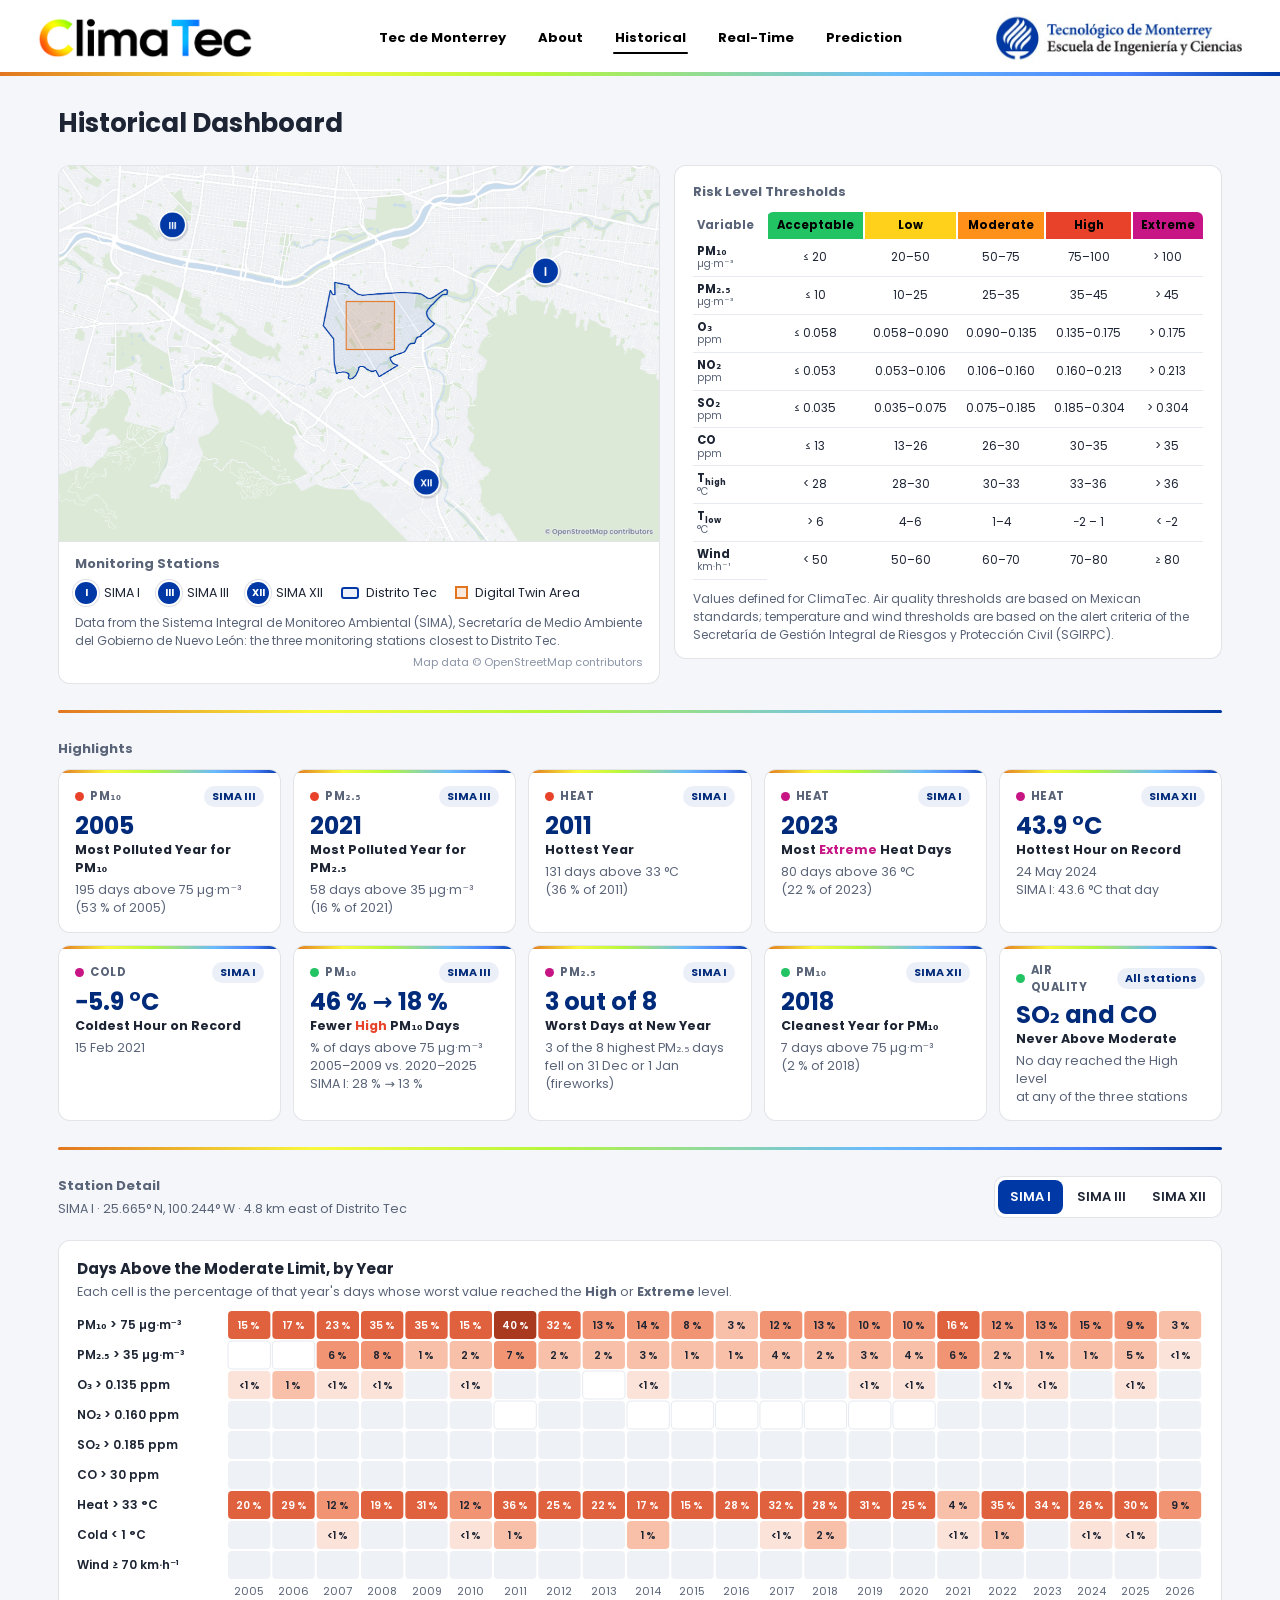
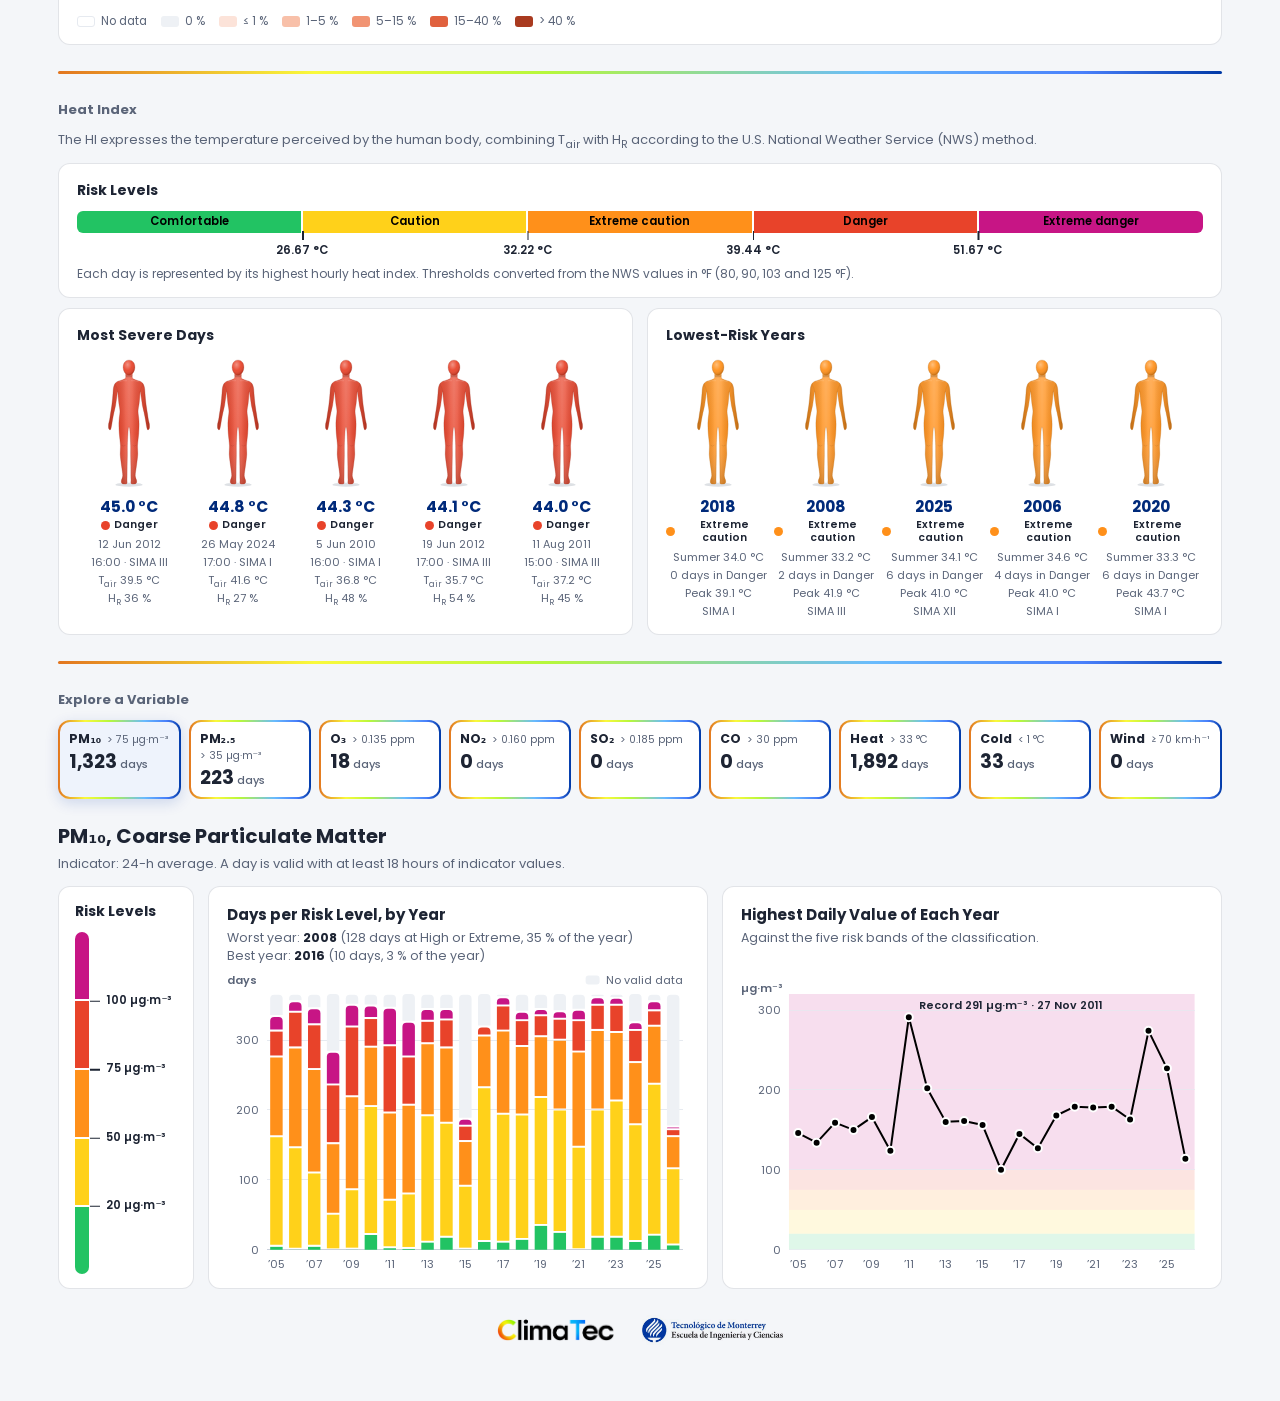
<file: ClimaTec_historical.html>
<!doctype html>
<html lang="en" class="pagina-historico">
<head>
  <meta charset="utf-8">
  <meta name="viewport" content="width=device-width, initial-scale=1, viewport-fit=cover">
  <title>ClimaTec</title>
  <link rel="icon" href="data:,">
  <meta name="description" content="Historical dashboard of air quality and temperature risk levels around Distrito Tec, from SIMA monitoring stations.">
  <link rel="preconnect" href="https://fonts.googleapis.com">
  <link rel="preconnect" href="https://fonts.gstatic.com" crossorigin>
  <link rel="stylesheet" href="https://fonts.googleapis.com/css2?family=Poppins:wght@400;500;600;700&display=swap">
  <link rel="stylesheet" href="css/visor.css?v=20261111a">
  <link rel="stylesheet" href="css/historico.css?v=20261105a">
</head>
<body>
  <header class="encabezado">
    <a class="logo logo-climatec" href="ClimaTec_about.html"><img src="assets/logos/climatec.png" alt="ClimaTec"></a>
    <nav class="pestanas" aria-label="Secciones">
      <a class="pestana" href="ClimaTec_index.html">Tec de Monterrey</a>
      <a class="pestana" href="ClimaTec_about.html">About</a>
      <a class="pestana" href="ClimaTec_historical.html" aria-current="page">Historical</a>
      <a class="pestana" href="ClimaTec_realtime.html">Real-Time</a>
      <a class="pestana" href="ClimaTec_prediction.html">Prediction</a>
    </nav>
    <a class="logo logo-tec" href="https://tec.mx/es" target="_blank" rel="noopener"><img src="assets/logos/tec_monterrey.png"
         alt="Tecnológico de Monterrey · Escuela de Ingeniería y Ciencias"></a>
  </header>

  <main class="tablero" id="tablero" aria-busy="true">
    <section class="tablero-intro">
      <h1>Historical Dashboard</h1>
    </section>

    <section class="estaciones-mapa">

      <figure class="mapa-figura" aria-labelledby="t-estaciones">
        <img id="mapa-estaciones" alt="Map of SIMA stations I, III and XII around Distrito Tec" hidden>
        <div class="mapa-pendiente" id="mapa-pendiente">
          <svg viewBox="0 0 24 24" aria-hidden="true"><path d="M9 4 3 6v14l6-2 6 2 6-2V4l-6 2-6-2z"/><path d="M9 4v14M15 6v14"/></svg>
          <span>Station Map</span>
          <small>Image pending</small>
        </div>
        <figcaption class="mapa-pie">
          <h2 class="seccion-titulo" id="t-estaciones">Monitoring Stations</h2>
          <ul class="mapa-leyenda" id="lista-estaciones"></ul>
          <p class="fuente-datos">Data from the Sistema Integral de Monitoreo Ambiental (SIMA), Secretaría de Medio Ambiente del Gobierno de Nuevo León: the three monitoring stations closest to Distrito Tec.</p>
          <p class="mapa-credito">Map data © OpenStreetMap contributors</p>
        </figcaption>
      </figure>

      <section class="tarjeta umbrales" aria-labelledby="t-umbrales">
        <h2 class="seccion-titulo" id="t-umbrales">Risk Level Thresholds</h2>
        <div class="tabla-envoltura"><table class="tabla tabla-umbrales" id="umbrales"></table></div>
        <p class="fuente-datos">Values defined for ClimaTec. Air quality thresholds are based on Mexican standards; temperature and wind thresholds are based on the alert criteria of the Secretaría de Gestión Integral de Riesgos y Protección Civil (SGIRPC).</p>
      </section>
    </section>

    <hr class="linea-climatec" aria-hidden="true">

    <section aria-labelledby="t-destacados">
      <h2 class="seccion-titulo" id="t-destacados">Highlights</h2>
      <div class="destacados" id="destacados"></div>
    </section>

    <hr class="linea-climatec" aria-hidden="true">

    <section class="estacion-barra" aria-labelledby="t-estacion">
      <div>
        <h2 class="seccion-titulo" id="t-estacion">Station Detail</h2>
        <p class="estacion-info" id="estacion-info"></p>
      </div>
      <div class="filtros" role="radiogroup" aria-label="Station" id="estaciones"></div>
    </section>

    <section class="tarjeta" aria-labelledby="t-mapa">
      <header class="tarjeta-enc">
        <div>
          <h2 id="t-mapa">Days Above the Moderate Limit, by Year</h2>
          <p>Each cell is the percentage of that year's days whose worst value reached the <b>High</b> or <b>Extreme</b> level.</p>
        </div>
      </header>
      <div class="grafico" id="mapa"></div>
      <div class="escala" id="escala-mapa" aria-hidden="true"></div>
    </section>

    <hr class="linea-climatec" aria-hidden="true">

    <section class="seccion-hi" aria-labelledby="t-hi">
      <h2 class="seccion-titulo" id="t-hi">Heat Index</h2>
      <p class="hi-intro">The HI expresses the temperature perceived by the human body, combining T<sub>air</sub> with H<sub>R</sub> according to the U.S. National Weather Service (NWS) method.</p>
      <section class="tarjeta hi-escala" aria-labelledby="t-hi-umbrales">
        <h3 class="hi-subtitulo" id="t-hi-umbrales">Risk Levels</h3>
        <div class="hi-barra" id="hi-barra"></div>
        <p class="fuente-datos">Each day is represented by its highest hourly heat index. Thresholds converted from the NWS values in °F (80, 90, 103 and 125 °F).</p>
      </section>
      <div class="hi-rejilla">
        <section class="tarjeta hi-casos" aria-labelledby="t-hi-peores">
          <h3 class="hi-subtitulo" id="t-hi-peores">Most Severe Days</h3>
          <div class="hi-figuras" id="hi-peores"></div>
        </section>
        <section class="tarjeta hi-casos" aria-labelledby="t-hi-mejores">
          <h3 class="hi-subtitulo" id="t-hi-mejores">Lowest-Risk Years</h3>
          <div class="hi-figuras" id="hi-mejores"></div>
        </section>
      </div>
    </section>

    <hr class="linea-climatec" aria-hidden="true">

    <section aria-labelledby="t-variables">
      <h2 class="seccion-titulo" id="t-variables">Explore a Variable</h2>
      <div class="variables" id="variables" role="radiogroup" aria-label="Variable"></div>
    </section>

    <section class="detalle" aria-labelledby="t-detalle">
      <header class="detalle-enc">
        <h2 id="t-detalle"></h2>
        <p id="detalle-sub"></p>
      </header>

      <div class="fila-detalle">
        <section class="tarjeta niveles-escala" aria-labelledby="t-niveles-escala">
          <h3 class="hi-subtitulo" id="t-niveles-escala">Risk Levels</h3>
          <div class="barra-v" id="niveles"></div>
        </section>

        <section class="tarjeta" aria-labelledby="t-niveles">
          <header class="tarjeta-enc">
            <div>
              <h3 id="t-niveles">Days per Risk Level, by Year</h3>
              <p id="barras-sub"></p>
            </div>
          </header>
          <div class="grafico" id="barras"></div>
        </section>

        <section class="tarjeta" aria-labelledby="t-extremos">
          <header class="tarjeta-enc">
            <div>
              <h3 id="t-extremos"></h3>
              <p>Against the five risk bands of the classification.</p>
            </div>
          </header>
          <div class="grafico" id="extremos"></div>
        </section>
      </div>
    </section>

    <footer class="pie">
      <a class="pie-logo pie-climatec" href="ClimaTec_about.html"><img src="assets/logos/climatec.png" alt="ClimaTec"></a>
      <a class="pie-logo pie-tec" href="https://tec.mx/es" target="_blank" rel="noopener"><img src="assets/logos/tec_monterrey.png" alt="Tecnológico de Monterrey"></a>
    </footer>
  </main>

  <div class="tooltip" id="tooltip" role="status" hidden></div>

  <script type="module" src="js/historico.js?v=20261110a"></script>
</body>
</html>
</file>
<file: css/visor.css>
:root {
  --azul-tec: #0039a6;
  --azul-tec-oscuro: #002a7a;
  --naranja: #e27620;
  --amarillo: #f9f93c;
  --verde: #b6f73c;
  --celeste: #69bbfd;
  --azul-clima: #4980fb;
  --texto: #1d2433;
  --texto-suave: #5a6478;
  --panel: rgba(255, 255, 255, 0.86);
  --borde: rgba(16, 32, 64, 0.12);
  --sombra: 0 6px 24px rgba(10, 25, 60, 0.16);
  --alto-encabezado: 76px;
  --radio: 12px;
  --fuente: "Poppins", "Segoe UI", system-ui, -apple-system, Roboto, Arial, sans-serif;
}

* { box-sizing: border-box; }

html, body {
  margin: 0;
  height: 100%;
  background: #ffffff;
  color: var(--texto);
  font-family: var(--fuente);
  overflow: hidden;
}

.encabezado {
  position: relative;
  height: var(--alto-encabezado);
  display: grid;
  grid-template-columns: 1fr auto 1fr;
  align-items: center;
  gap: 24px;
  padding: 0 clamp(16px, 3vw, 40px);
  background: #ffffff;
  z-index: 2;
}

.encabezado::after {
  content: "";
  position: absolute;
  left: 0; right: 0; bottom: 0;
  height: 4px;
  background: linear-gradient(90deg, var(--naranja), var(--amarillo) 22%, var(--verde) 42%,
                                     var(--celeste) 70%, var(--azul-clima) 88%, var(--azul-tec));
}

.logo { display: block; height: auto; user-select: none; -webkit-user-drag: none; }
a.logo img, a.pie-logo img { display: block; height: 100%; width: auto; -webkit-user-drag: none; }
.logo-climatec { height: 40px; width: auto; justify-self: start; }
.logo-tec { height: 52px; width: auto; justify-self: end; }

.pestanas { display: flex; gap: 28px; }
.pestana {
  position: relative;
  padding: 6px 2px;
  font-size: 13px;
  font-weight: 700;
  color: #000;
  text-decoration: none;
  white-space: nowrap;
}
.pestana::after {
  content: "";
  position: absolute;
  left: 0; right: 0; bottom: 0;
  height: 2px;
  border-radius: 2px;
}
.pestana:hover::after { background: rgba(0, 0, 0, 0.25); }
.pestana[aria-current="page"]::after { background: #000; }
.pestana:focus-visible { outline: 2px solid var(--azul-tec); outline-offset: 2px; border-radius: 4px; }

.visor {
  position: relative;
  height: calc(100vh - var(--alto-encabezado));
  height: calc(100dvh - var(--alto-encabezado));
  height: var(--alto-visor, calc(100dvh - var(--alto-encabezado)));
  background: linear-gradient(#9ec5e8, #e9eff5 60%, #dfe5ea);
  overflow: hidden;
}

#lienzo {
  display: block;
  width: 100%;
  height: 100%;
  touch-action: none;
  outline: none;
  cursor: grab;
}
#lienzo.arrastrando { cursor: grabbing; }
.visor.modo-recorrido #lienzo { cursor: crosshair; }
.herramientas, .coordenadas, .brujula {
  position: absolute;
  background: var(--panel);
  backdrop-filter: blur(10px);
  -webkit-backdrop-filter: blur(10px);
  border: 1px solid var(--borde);
  box-shadow: var(--sombra);
  border-radius: var(--radio);
}


.herramientas {
  top: 16px; right: 16px;
  display: flex;
  flex-direction: column;
  padding: 6px;
  gap: 4px;
}
.herramientas button {
  width: 40px; height: 40px;
  display: grid;
  place-items: center;
  border: 0;
  border-radius: 9px;
  background: transparent;
  color: var(--texto);
  cursor: pointer;
  transition: background 0.15s, color 0.15s;
}
.herramientas button:hover { background: rgba(0, 57, 166, 0.09); color: var(--azul-tec); }
.herramientas button:focus-visible { outline: 2px solid var(--azul-tec); outline-offset: 1px; }
.herramientas button[aria-pressed="true"] { background: var(--azul-tec); color: #fff; }
.herramientas svg {
  width: 22px; height: 22px;
  fill: none;
  stroke: currentColor;
  stroke-width: 1.8;
  stroke-linecap: round;
  stroke-linejoin: round;
}
.separador { height: 1px; margin: 2px 6px; background: var(--borde); }

.brujula {
  right: 16px; bottom: 16px;
  width: 56px; height: 56px;
  padding: 4px;
  border-radius: 50%;
  cursor: pointer;
}
.brujula svg { width: 100%; height: 100%; transition: transform 0.05s linear; }
.aguja-norte { fill: #d9381e; }
.aguja-sur { fill: #9aa4b5; }
.brujula text { font: 700 9px var(--fuente); fill: #fff; }

.coordenadas {
  left: 16px; bottom: 16px;
  padding: 8px 12px;
  display: flex;
  flex-direction: column;
  gap: 4px;
  max-width: min(640px, calc(100% - 104px));
  font-size: 12.5px;
}
.coord-fila { display: flex; align-items: baseline; gap: 10px; min-width: 0; }
.coord-fila[hidden] { display: none; }
.coord-etiqueta {
  flex: none;
  width: 48px;
  font-size: 11px;
  font-weight: 650;
  text-transform: uppercase;
  letter-spacing: 0.5px;
  color: var(--texto-suave);
}
.coord-punto .coord-etiqueta { color: var(--naranja); }
.coord-valor { font-variant-numeric: tabular-nums; color: var(--texto); overflow-wrap: anywhere; }
.coord-copiar {
  flex: none;
  margin-left: auto;
  border: 1px solid var(--borde);
  background: #fff;
  border-radius: 6px;
  padding: 2px 8px;
  font: inherit;
  font-size: 11.5px;
  color: var(--azul-tec);
  cursor: pointer;
}
.coord-copiar:hover { border-color: var(--azul-tec); }

.carga {
  position: absolute;
  inset: 0;
  display: grid;
  place-items: center;
  background: rgba(240, 244, 249, 0.72);
  backdrop-filter: blur(4px);
  -webkit-backdrop-filter: blur(4px);
  transition: opacity 0.5s;
  z-index: 5;
}
.carga.oculta { opacity: 0; pointer-events: none; }
.carga-tarjeta {
  width: min(380px, calc(100% - 32px));
  padding: 24px 26px 20px;
  background: #fff;
  border-radius: 16px;
  box-shadow: var(--sombra);
  text-align: center;
}
.carga-logo { height: 30px; width: auto; margin-bottom: 14px; }
.carga-texto { margin: 0 0 12px; font-size: 14px; font-weight: 600; }
.carga-barra { height: 8px; border-radius: 99px; background: #e8edf4; overflow: hidden; }
.carga-barra span {
  display: block;
  height: 100%;
  width: 0%;
  border-radius: inherit;
  background: linear-gradient(90deg, var(--naranja), var(--amarillo), var(--verde), var(--celeste), var(--azul-clima));
  transition: width 0.25s;
}
.carga-detalle { margin: 10px 0 0; min-height: 1.2em; font-size: 12px; color: var(--texto-suave); }
.carga:not(.error) .carga-texto, .carga:not(.error) .carga-detalle { display: none; }
.carga.error .carga-texto { color: #b42318; }
.carga.error .carga-detalle { text-align: left; white-space: pre-line; }
.carga.error code { background: #f2f4f8; padding: 1px 5px; border-radius: 4px; }

@media (max-width: 1120px) {
  .encabezado { gap: 16px; }
  .logo-climatec { height: 32px; }
  .logo-tec { height: 42px; }
  .pestanas { gap: 20px; }
  .pestana { font-size: 12.5px; }
}
@media (max-width: 720px) {
  :root { --alto-encabezado: 56px; }
  .encabezado { gap: 16px; }
  .logo-climatec { height: 26px; }
  .logo-tec { height: 34px; }
  .pestanas { gap: 18px; }
  .pestana { font-size: 12px; }
  .herramientas { top: 12px; right: 12px; padding: 4px; }
  .herramientas button { width: 36px; height: 36px; }
  .coordenadas { left: 12px; bottom: 12px; font-size: 11.5px; max-width: calc(100% - 88px); }
  .brujula { right: 12px; bottom: 12px; width: 48px; height: 48px; }
}

@media (max-width: 940px) {
  :root { --alto-encabezado: 84px; }
  .encabezado {
    grid-template-columns: 1fr 1fr;
    grid-template-rows: 1fr auto;
    row-gap: 0;
    padding-top: 6px;
    padding-bottom: 8px;
  }
  .logo-climatec { height: 24px; grid-row: 1; grid-column: 1; }
  .logo-tec { height: 32px; grid-row: 1; grid-column: 2; }
  .pestanas { grid-row: 2; grid-column: 1 / -1; justify-self: center; }
}
@media (max-width: 440px) {
  :root { --alto-encabezado: 104px; }
  .logo-climatec { height: 22px; }
  .logo-tec { height: 28px; }
  .pestanas { flex-wrap: wrap; justify-content: center; max-width: 270px; column-gap: 16px; row-gap: 0; }
}

.leyenda {
  position: absolute;
  left: 16px; top: 16px;
  padding: 10px 14px 10px 12px;
  min-width: 190px;
  max-width: min(300px, calc(100% - 100px));
  background: var(--panel);
  backdrop-filter: blur(10px);
  -webkit-backdrop-filter: blur(10px);
  border: 1px solid var(--borde);
  box-shadow: var(--sombra);
  border-radius: var(--radio);
  font-size: 12.5px;
}
.leyenda[hidden] { display: none; }
.leyenda h2 { margin: 0; font-size: 14px; }
.leyenda p { margin: 0; color: var(--texto-suave); }
.leyenda .leyenda-escala { margin-top: 8px; color: var(--texto); font-weight: 600; }
.leyenda ul { list-style: none; margin: 4px 0 0; padding: 0; display: grid; gap: 3px; }
.leyenda li { display: flex; align-items: center; gap: 8px; font-variant-numeric: tabular-nums; }
.leyenda-color {
  display: inline-block;
  width: 22px; height: 12px;
  border-radius: 4px;
  flex: none;
}
.leyenda .leyenda-pie { margin-top: 8px; font-size: 11.5px; }

@media (max-width: 720px) {
  .leyenda { left: 12px; top: 12px; font-size: 11.5px; min-width: 0; padding: 8px 10px; }
}

html.embebido { --alto-encabezado: 0px; }
html.embebido .visor, html.embebido body { background: #eef1f5; }
html.embebido .herramientas { top: 8px; right: 8px; padding: 4px; gap: 2px; }
html.embebido .herramientas button { width: 30px; height: 30px; border-radius: 7px; }
html.embebido .herramientas svg { width: 18px; height: 18px; }
html.embebido .separador { margin: 1px 4px; }
html.embebido .coordenadas { display: none; }
html.embebido .brujula { right: 8px; bottom: 8px; width: 42px; height: 42px; }
html.embebido[data-herramientas="izquierda"] .herramientas { top: 58px; left: 12px; right: auto; }
html.embebido[data-herramientas="izquierda"] .brujula { left: 12px; right: auto; bottom: 12px; }

.capa-edificios { position: absolute; inset: 0; pointer-events: none; overflow: hidden; z-index: 1; }
.herramientas, .coordenadas, .brujula { z-index: 2; }
.marcador-edificio {
  position: absolute;
  left: 0; top: 0;
  width: 9px; height: 9px;
  margin: -4.5px 0 0 -4.5px;
  padding: 0;
  border: 1.5px solid #fff;
  border-radius: 50%;
  background: var(--azul-tec);
  box-shadow: 0 1px 4px rgba(10, 25, 60, 0.35);
  cursor: pointer;
  pointer-events: auto;
}
.marcador-edificio[hidden] { display: none; }
.marcador-edificio::before {
  content: "";
  position: absolute;
  inset: -8px;
  border-radius: 50%;
}
.marcador-edificio::after {
  content: "";
  position: absolute;
  inset: -5px;
  border-radius: 50%;
  border: 1.5px solid rgba(0, 57, 166, 0.55);
  animation: pulso-edificio 2.4s ease-out infinite;
  pointer-events: none;
}
.marcador-edificio:hover, .marcador-edificio:focus-visible { background: var(--naranja); outline: none; }
.marcador-edificio:hover::after, .marcador-edificio:focus-visible::after { border-color: rgba(226, 118, 32, 0.6); }
@keyframes pulso-edificio {
  0%   { transform: scale(0.55); opacity: 0.9; }
  70%  { opacity: 0; }
  100% { transform: scale(1.45); opacity: 0; }
}
@media (prefers-reduced-motion: reduce) {
  .marcador-edificio::after { animation: none; opacity: 0.5; }
}

.tarjeta-edificio {
  position: absolute;
  left: 0; top: 0;
  width: 220px;
  margin: 0;
  padding: 14px 13px 11px;
  background: #fff;
  border-radius: 10px;
  box-shadow: 0 6px 22px rgba(10, 25, 60, 0.22);
  translate: -50% calc(-100% - 12px);
  pointer-events: none;
  overflow: hidden;
}
.tarjeta-edificio[hidden] { display: none; }
.tarjeta-edificio::before {
  content: "";
  position: absolute;
  left: 0; right: 0; top: 0;
  height: 4px;
  background: linear-gradient(90deg, var(--naranja), var(--amarillo) 22%, var(--verde) 42%,
                                     var(--celeste) 70%, var(--azul-clima) 88%, var(--azul-tec));
}
.tarjeta-edificio-nombre { margin: 0 0 8px; font-size: 13px; font-weight: 600; line-height: 1.3; color: var(--texto); }
.tarjeta-edificio dl {
  display: grid;
  grid-template-columns: repeat(3, 1fr);
  gap: 4px;
  margin: 0;
  padding-top: 8px;
  border-top: 1px solid #e6eaf0;
}
.tarjeta-edificio dt { font-size: 10px; color: var(--texto-suave); }
.tarjeta-edificio dd { margin: 0; font-size: 13px; font-weight: 600; color: var(--azul-tec-oscuro); white-space: nowrap; }
</file>
<file: css/historico.css>
:root {
  --nivel-1: #22c363;
  --nivel-2: #ffd11a;
  --nivel-3: #ff901a;
  --nivel-4: #e8432a;
  --nivel-5: #c71585;
  --sin-datos: #eef1f5;
  --fondo-pagina: #f4f6f9;
  --rejilla: #e6eaf0;
  --eje: #c9d0db;
  --serie: var(--azul-tec);
  --calor-0: #eef1f5;
  --calor-1: #fce3d9;
  --calor-2: #f8c0a9;
  --calor-3: #f19473;
  --calor-4: #e0613e;
  --calor-5: #a93a1f;
}

html.pagina-historico, html.pagina-historico body {
  height: auto;
  min-height: 100%;
  overflow: auto;
  background: var(--fondo-pagina);
}
.pagina-historico .encabezado { position: sticky; top: 0; }

.tablero {
  max-width: 1240px;
  margin: 0 auto;
  padding: 28px clamp(16px, 3vw, 40px) 48px;
  display: flex;
  flex-direction: column;
  gap: 22px;
}
.tablero[aria-busy="true"] > :not(.tablero-intro) { opacity: 0.35; }

.linea-climatec {
  width: 100%;
  height: 3px;
  margin: 4px 0;
  border: 0;
  border-radius: 3px;
  background: linear-gradient(90deg, var(--naranja), var(--amarillo) 22%, var(--verde) 42%,
                                     var(--celeste) 70%, var(--azul-clima) 88%, var(--azul-tec));
}

.tablero-intro {
  display: flex;
  flex-wrap: wrap;
  align-items: flex-end;
  justify-content: space-between;
  gap: 16px 24px;
}
.tablero h1 { margin: 0; font-size: 26px; font-weight: 700; letter-spacing: -0.2px; }
.estacion-info { margin: 0; font-size: 12.5px; color: var(--texto-suave); }

.estacion-barra {
  display: flex;
  flex-wrap: wrap;
  align-items: flex-end;
  justify-content: space-between;
  gap: 10px 24px;
}
.estacion-barra .seccion-titulo { margin-bottom: 4px; }

.estaciones-mapa {
  display: grid;
  grid-template-columns: minmax(0, 1.1fr) minmax(0, 1fr);
  gap: 14px;
  align-items: start;
}
.mapa-figura {
  margin: 0;
  background: #fff;
  border: 1px solid var(--borde);
  border-radius: var(--radio);
  overflow: hidden;
}
.mapa-figura img { display: block; width: 100%; height: auto; }
.mapa-figura img[hidden], .mapa-pendiente[hidden] { display: none; }
.mapa-pendiente {
  min-height: 260px;
  display: flex;
  flex-direction: column;
  align-items: center;
  justify-content: center;
  gap: 6px;
  margin: 10px;
  border: 1.5px dashed var(--eje);
  border-radius: 9px;
  background: repeating-linear-gradient(135deg, #fafbfc 0 10px, #f4f6f9 10px 20px);
  color: var(--texto-suave);
  font-size: 13px;
  font-weight: 650;
}
.mapa-pendiente svg {
  width: 30px; height: 30px;
  fill: none; stroke: currentColor; stroke-width: 1.6; stroke-linejoin: round;
}
.mapa-pendiente small { font-size: 11.5px; font-weight: 400; }

.mapa-pie { padding: 12px 16px 12px; border-top: 1px solid var(--borde); }
.mapa-pie .seccion-titulo { margin-bottom: 8px; }
.mapa-leyenda {
  list-style: none;
  margin: 0;
  padding: 0;
  display: flex;
  flex-wrap: wrap;
  gap: 6px 18px;
  font-size: 12.5px;
}
.mapa-leyenda li { display: inline-flex; align-items: center; gap: 7px; }
.mapa-leyenda i { display: inline-block; flex: none; }
.mapa-leyenda .marcador {
  flex: none;
  min-width: 22px; height: 22px;
  padding: 0 4px;
  display: grid; place-items: center;
  border-radius: 99px;
  background: var(--azul-tec);
  box-shadow: 0 0 0 2px #fff, 0 0 0 3px rgba(16, 32, 64, 0.14);
  color: #fff;
  font-size: 10px;
  font-weight: 700;
}
.ley-distrito { width: 18px; height: 12px; border: 2px solid var(--azul-tec); border-radius: 3px; background: rgba(0, 57, 166, 0.07); }
.ley-muestra { width: 13px; height: 13px; border: 2px solid var(--naranja); background: rgba(226, 118, 32, 0.16); }
.fuente-datos { margin: 10px 0 0; font-size: 12px; line-height: 1.5; color: var(--texto-suave); }
.mapa-credito { margin: 4px 0 0; font-size: 11px; color: #8a94a6; text-align: right; }

.umbrales { padding: 14px 16px; }
.umbrales .seccion-titulo { margin-bottom: 10px; }
.umbrales .tabla { font-size: 11.5px; }
.umbrales .tabla th, .umbrales .tabla td { padding: 5px 4px; }
.umbrales .tabla thead th { border-bottom: 0; border-right: 2px solid #fff; font-size: 11.5px; }
.umbrales .tabla thead th:first-child { text-align: left; }
.umbrales .tabla thead th:last-child { border-right: 0; }
.umbrales .tabla thead th.nivel:nth-child(2) { border-top-left-radius: 6px; }
.umbrales .tabla thead th.nivel:last-child { border-top-right-radius: 6px; }
.umbrales .tabla tbody th { font-weight: 650; white-space: nowrap; }
.umbrales .tabla tbody th { line-height: 1.25; }
.umbrales .tabla tbody th small { display: block; font-weight: 400; font-size: 10px; color: var(--texto-suave); }

.filtros {
  display: inline-flex;
  padding: 3px;
  gap: 2px;
  background: #fff;
  border: 1px solid var(--borde);
  border-radius: 10px;
}
.filtros button {
  border: 0;
  border-radius: 8px;
  padding: 7px 12px;
  background: transparent;
  font: 600 13px var(--fuente);
  color: var(--texto);
  cursor: pointer;
  white-space: nowrap;
}
.filtros button span { font-weight: 400; color: var(--texto-suave); }
.filtros button:hover { background: rgba(0, 57, 166, 0.07); }
.filtros button[aria-checked="true"] { background: var(--azul-tec); color: #fff; }
.filtros button[aria-checked="true"] span { color: rgba(255, 255, 255, 0.82); }
.filtros button:focus-visible,
.variable:focus-visible { outline: 2px solid var(--azul-tec); outline-offset: 2px; }

.seccion-titulo {
  margin: 0 0 10px;
  font-size: 13px;
  font-weight: 700;
  color: var(--texto-suave);
}

.destacados {
  display: grid;
  grid-template-columns: repeat(auto-fill, minmax(210px, 1fr));
  gap: 12px;
}
.destacado {
  position: relative;
  padding: 16px 16px 14px;
  background: #fff;
  border: 1px solid var(--borde);
  border-radius: var(--radio);
  overflow: hidden;
}
.destacado::before {
  content: "";
  position: absolute;
  left: 0; right: 0; top: 0;
  height: 3px;
  background: linear-gradient(90deg, var(--naranja), var(--amarillo) 22%, var(--verde) 42%,
                                     var(--celeste) 70%, var(--azul-clima) 88%, var(--azul-tec));
}
.destacado-estacion {
  margin-left: auto;
  padding: 2px 8px;
  border-radius: 99px;
  background: rgba(0, 57, 166, 0.08);
  color: var(--azul-tec-oscuro);
  font-size: 11px;
  font-weight: 650;
  letter-spacing: 0;
  text-transform: none;
  white-space: nowrap;
}
.destacado-tema {
  display: flex;
  align-items: center;
  gap: 6px;
  font-size: 11.5px;
  font-weight: 650;
  text-transform: uppercase;
  letter-spacing: 0.5px;
  color: var(--texto-suave);
}
.destacado-cifra { margin: 6px 0 2px; font-size: 24px; font-weight: 700; line-height: 1.1; color: var(--azul-tec-oscuro); }
.destacado-titulo { margin: 0; font-size: 12.5px; font-weight: 650; }
.destacado-texto { margin: 4px 0 0; font-size: 12.5px; color: var(--texto-suave); line-height: 1.45; }
.destacado-texto span { display: block; }

.punto-nivel {
  display: inline-block;
  width: 9px; height: 9px;
  border-radius: 50%;
  flex: none;
}

.caso-fecha { font-size: 12.5px; font-weight: 650; color: var(--azul-tec-oscuro); }
.gemelo-marco {
  position: relative;
  aspect-ratio: 16 / 10;
  border-radius: 9px;
  overflow: hidden;
  border: 1px solid var(--borde);
  background: #eef1f5;
}
.gemelo-marco iframe { display: block; width: 100%; height: 100%; border: 0; }
.rom-cargando {
  position: absolute;
  inset: auto 0 14px;
  margin: 0;
  font-size: 12px;
  color: var(--texto-suave);
  text-align: center;
  pointer-events: none;
}
.rom-barra { display: block; height: 12px; border-radius: 3px; }
.rom-escala-valores { display: flex; justify-content: space-between; margin-top: 3px; font-size: 11px; font-weight: 600; font-variant-numeric: tabular-nums; }

.seccion-hi {
  display: flex;
  flex-direction: column;
  gap: 10px;
}
.seccion-hi .seccion-titulo { margin: 0; }
.hi-intro { margin: 0; font-size: 13px; line-height: 1.5; color: var(--texto-suave); }
.hi-escala { padding: 14px 18px 12px; }
.hi-barra { position: relative; padding-bottom: 22px; }
.hi-segmentos { display: flex; gap: 2px; }
.hi-segmento {
  flex: 1;
  min-height: 22px;
  display: grid;
  place-items: center;
  padding: 2px 5px;
  font-size: 11.5px;
  font-weight: 600;
  color: #000;
  text-align: center;
  line-height: 1.15;
}
.hi-segmento:first-child { border-radius: 6px 0 0 6px; }
.hi-segmento:last-child { border-radius: 0 6px 6px 0; }
.hi-marcas { position: absolute; left: 0; right: 0; bottom: 0; height: 18px; }
.hi-marcas span {
  position: absolute;
  transform: translateX(-50%);
  padding-top: 5px;
  font-size: 11.5px;
  font-weight: 600;
  color: var(--texto);
  white-space: nowrap;
  font-variant-numeric: tabular-nums;
}
.hi-marcas span::before {
  content: "";
  position: absolute;
  left: 50%; top: -6px;
  width: 1.5px; height: 9px;
  background: var(--texto);
}
.solo-lector { position: absolute; width: 1px; height: 1px; overflow: hidden; clip: rect(0 0 0 0); white-space: nowrap; }

.hi-rejilla { display: grid; grid-template-columns: repeat(2, minmax(0, 1fr)); gap: 14px; align-items: stretch; }
.hi-subtitulo { margin: 0 0 10px; font-size: 14px; font-weight: 700; }
.hi-casos { padding: 14px 12px 12px; }
.hi-figuras { display: grid; grid-template-columns: repeat(5, minmax(0, 1fr)); gap: 4px; }
.hi-figura { margin: 0; display: flex; flex-direction: column; align-items: center; text-align: center; }
.figura-humana { display: block; width: 52px; height: auto; margin-bottom: 7px; }
.hi-figura figcaption { display: flex; flex-direction: column; align-items: center; gap: 1px; }
.hi-valor { font-size: 15.5px; font-weight: 700; color: var(--azul-tec-oscuro); }
.hi-nivel { display: inline-flex; align-items: center; justify-content: center; gap: 4px; max-width: 100%;
            font-size: 10.5px; font-weight: 600; margin-bottom: 3px; line-height: 1.2; }
.hi-dato { font-size: 11px; color: var(--texto-suave); white-space: nowrap; }
.hi-dato sub { font-size: 0.75em; line-height: 0; }

.tarjeta {
  background: #fff;
  border: 1px solid var(--borde);
  border-radius: var(--radio);
  padding: 16px 18px 14px;
  min-width: 0;
}
.tarjeta-enc { display: flex; align-items: flex-start; justify-content: space-between; gap: 12px; margin-bottom: 10px; }
.tarjeta-enc h2, .tarjeta-enc h3 { margin: 0; font-size: 15px; font-weight: 700; }
.tarjeta-enc p { margin: 3px 0 0; font-size: 12.5px; color: var(--texto-suave); line-height: 1.4; }

.grafico { position: relative; width: 100%; }
.grafico svg { display: block; width: 100%; height: auto; overflow: visible; }
.grafico .tabla-envoltura { overflow-x: auto; }

.eje-texto { font: 11px var(--fuente); fill: var(--texto-suave); font-variant-numeric: tabular-nums; }
.eje-titulo { font: 600 11px var(--fuente); fill: var(--texto-suave); }
.etiqueta-dato { font: 600 11px var(--fuente); fill: var(--texto); font-variant-numeric: tabular-nums; }
.celda-texto { font: 600 10.5px var(--fuente); font-variant-numeric: tabular-nums; pointer-events: none; }
.fila-texto { font: 600 12px var(--fuente); fill: var(--texto); }
.linea-rejilla { stroke: var(--rejilla); stroke-width: 1; shape-rendering: crispEdges; }
.linea-eje { stroke: var(--eje); stroke-width: 1; shape-rendering: crispEdges; }

.marca { cursor: default; transition: opacity 0.12s, filter 0.12s; }
.grupo-anio:hover .marca, .grupo-anio:focus .marca, .celda:hover, .punto:hover { filter: brightness(1.08) saturate(1.05); }
.grupo-anio:focus, .punto:focus { outline: none; }
.grupo-anio:focus .pista { stroke: var(--azul-tec); stroke-width: 1.5; }
.punto:focus circle:last-child { stroke: var(--azul-tec); }

.escala {
  display: flex;
  flex-wrap: wrap;
  align-items: center;
  gap: 6px 14px;
  margin-top: 10px;
  font-size: 11.5px;
  color: var(--texto-suave);
}
.escala-item { display: inline-flex; align-items: center; gap: 6px; }
.escala-color { width: 18px; height: 11px; border-radius: 3px; flex: none; }
.escala-color.sin { background: #fff; border: 1px solid var(--rejilla); }

.variables {
  display: grid;
  grid-template-columns: repeat(9, minmax(0, 1fr));
  gap: 8px;
}
.variable {
  --degradado: linear-gradient(90deg, var(--naranja), var(--amarillo) 22%, var(--verde) 42%,
                                      var(--celeste) 70%, var(--azul-clima) 88%, var(--azul-tec));
  display: flex;
  flex-direction: column;
  align-items: stretch;
  gap: 2px;
  padding: 8px 9px 8px;
  text-align: left;
  border: 2px solid transparent;
  border-radius: var(--radio);
  background: linear-gradient(#fff, #fff) padding-box, var(--degradado) border-box;
  font: inherit;
  color: var(--texto);
  cursor: pointer;
  transition: box-shadow 0.15s, background 0.15s;
}
.variable:hover { box-shadow: 0 4px 12px rgba(10, 25, 60, 0.1); }
.variable[aria-checked="true"] {
  background: linear-gradient(#eef3fc, #eef3fc) padding-box, var(--degradado) border-box;
  box-shadow: 0 4px 14px rgba(0, 57, 166, 0.16);
}
.variable-cab { display: flex; flex-wrap: wrap; align-items: baseline; gap: 0 6px; }
.variable-nombre { font-size: 12.5px; font-weight: 700; }
.variable-valor { font-size: 19px; font-weight: 650; line-height: 1.25; white-space: nowrap; }
.variable-valor small { font-size: 11px; font-weight: 500; color: var(--texto-suave); }
.variable-nota { font-size: 10.5px; color: var(--texto-suave); white-space: nowrap; }
@media (max-width: 1240px) {
  .variables { grid-template-columns: none; grid-auto-flow: column; grid-auto-columns: 128px;
               overflow-x: auto; padding: 2px 2px 8px; scroll-snap-type: x proximity; }
  .variable { scroll-snap-align: start; }
}

.detalle { display: flex; flex-direction: column; gap: 12px; }
.detalle-enc h2 { margin: 0; font-size: 20px; font-weight: 700; }
.detalle-enc p { margin: 3px 0 0; font-size: 13px; color: var(--texto-suave); }

.anio-clave { display: inline-block; }
.anio-clave b { color: var(--texto); font-weight: 650; }

.fila-detalle { display: grid; grid-template-columns: auto minmax(0, 1fr) minmax(0, 1fr); gap: 14px; align-items: stretch; }
.fila-detalle > .tarjeta { display: flex; flex-direction: column; }
.fila-detalle .grafico { margin-top: auto; }
.niveles-escala { padding: 14px 16px; }
.barra-v { position: relative; flex: 1; display: grid; grid-template-columns: 14px auto; gap: 0 4px; min-height: 250px; }
.barra-v-segmentos { display: flex; flex-direction: column-reverse; gap: 2px; }
.barra-v-segmento { flex: 1; }
.barra-v-segmento:first-child { border-radius: 0 0 7px 7px; }
.barra-v-segmento:last-child { border-radius: 7px 7px 0 0; }
.barra-v-marcas { position: relative; min-width: 84px; }
.barra-v-marcas span {
  position: absolute;
  left: 0;
  transform: translateY(50%);
  padding-left: 13px;
  font-size: 11.5px;
  font-weight: 600;
  color: var(--texto);
  white-space: nowrap;
  font-variant-numeric: tabular-nums;
  line-height: 1;
}
.barra-v-marcas span::before {
  content: "";
  position: absolute;
  left: -3px; top: 50%;
  width: 10px; height: 1.5px;
  background: var(--texto);
}

.tabla { width: 100%; border-collapse: collapse; font-size: 12.5px; font-variant-numeric: tabular-nums; }
.tabla th, .tabla td { padding: 6px 8px; text-align: right; border-bottom: 1px solid var(--rejilla); white-space: nowrap; }
.tabla th:first-child, .tabla td:first-child { text-align: left; }
.tabla thead th { font-size: 11.5px; font-weight: 650; color: var(--texto-suave); }
.tabla tbody tr:last-child td { border-bottom: 0; }
.tabla .vacio { color: #9aa4b5; }
.tarjeta-climatec {
  --fondo-tenue: #eef1f5;
  border: 2px solid transparent;
  background: linear-gradient(var(--fondo-tenue), var(--fondo-tenue)) padding-box,
              linear-gradient(90deg, var(--naranja), var(--amarillo) 22%, var(--verde) 42%,
                                     var(--celeste) 70%, var(--azul-clima) 88%, var(--azul-tec)) border-box;
}

.tabla-umbrales th.nivel { color: #000; text-align: center; }
.tabla-umbrales sub { font-size: 0.72em; line-height: 0; }
.tabla-umbrales td { text-align: center; }
.tabla-umbrales td:first-child { text-align: left; font-weight: 600; }
.tabla-umbrales .umbrales-grupo th { padding-top: 10px; border-top: 6px solid #fff; }

.pie { display: flex; justify-content: center; align-items: center; gap: 28px; padding: 4px 0 8px; }
.pie-logo { display: block; width: auto; mix-blend-mode: multiply; user-select: none; -webkit-user-drag: none; }
.pie-climatec { height: 22px; }
.pie-tec { height: 30px; }

.tooltip {
  position: fixed;
  z-index: 20;
  width: max-content;
  min-width: 150px;
  max-width: min(340px, calc(100vw - 16px));
  padding: 9px 11px;
  background: rgba(255, 255, 255, 0.97);
  border: 1px solid var(--borde);
  border-radius: 10px;
  box-shadow: var(--sombra);
  font-size: 12px;
  pointer-events: none;
}
.tooltip[hidden] { display: none; }
.tt-titulo { font-weight: 700; margin-bottom: 5px; }
.tt-fila { display: flex; align-items: center; gap: 8px; line-height: 1.6; }
.tt-fila.activa { background: rgba(0, 57, 166, 0.06); border-radius: 4px; margin: 0 -4px; padding: 0 4px; }
.tt-clave { width: 12px; height: 3px; border-radius: 2px; flex: none; }
.tt-valor { font-weight: 700; font-variant-numeric: tabular-nums; min-width: 34px; }
.tt-etiqueta { color: var(--texto-suave); }
.tt-pie { margin-top: 5px; padding-top: 5px; border-top: 1px solid var(--rejilla); color: var(--texto-suave); }
.tooltip.tt-fijo { width: 300px; }
.tt-fijo .tt-pie { white-space: nowrap; }

.error-carga { padding: 16px; background: #fff; border: 1px solid #f3c7c2; border-radius: var(--radio); color: #b42318; }
.error-carga code { background: #f2f4f8; padding: 1px 5px; border-radius: 4px; color: var(--texto); }

@media (max-width: 1080px) {
  .estaciones-mapa { grid-template-columns: 1fr; }
  .hi-rejilla { grid-template-columns: 1fr; }
}
@media (max-width: 640px) {
  .hi-figuras { grid-template-columns: repeat(3, minmax(0, 1fr)); gap: 16px 14px; }
  .hi-dato { font-size: 10.5px; }
  .hi-segmento { font-size: 10.5px; padding: 4px 3px; }
  .hi-marcas span { font-size: 10px; }
}
@media (max-width: 1080px) {
  .fila-detalle { grid-template-columns: auto minmax(0, 1fr); }
  .fila-detalle > :last-child { grid-column: 1 / -1; }
}
@media (max-width: 700px) {
  .fila-detalle { grid-template-columns: 1fr; }
  .barra-v { min-height: 230px; }
}
@media (max-width: 560px) {
  .tablero { padding-top: 20px; gap: 18px; }
  .tablero h1 { font-size: 22px; }
  .filtros { width: 100%; }
  .estacion-barra > div { width: 100%; }
  .destacado-tema { flex-wrap: wrap; }
  .filtros button { flex: 1; padding: 7px 6px; font-size: 12px; }
  .filtros button span { display: block; font-size: 11px; }
  .tarjeta { padding: 14px 12px 12px; }
  .destacados { grid-template-columns: repeat(2, minmax(0, 1fr)); gap: 8px; }
  .destacado { padding: 13px 11px 11px; }
  .destacado-cifra { font-size: 19px; overflow-wrap: anywhere; }
  .destacado-titulo { font-size: 12.5px; }
  .destacado-texto { font-size: 11.5px; }
}
</file>
